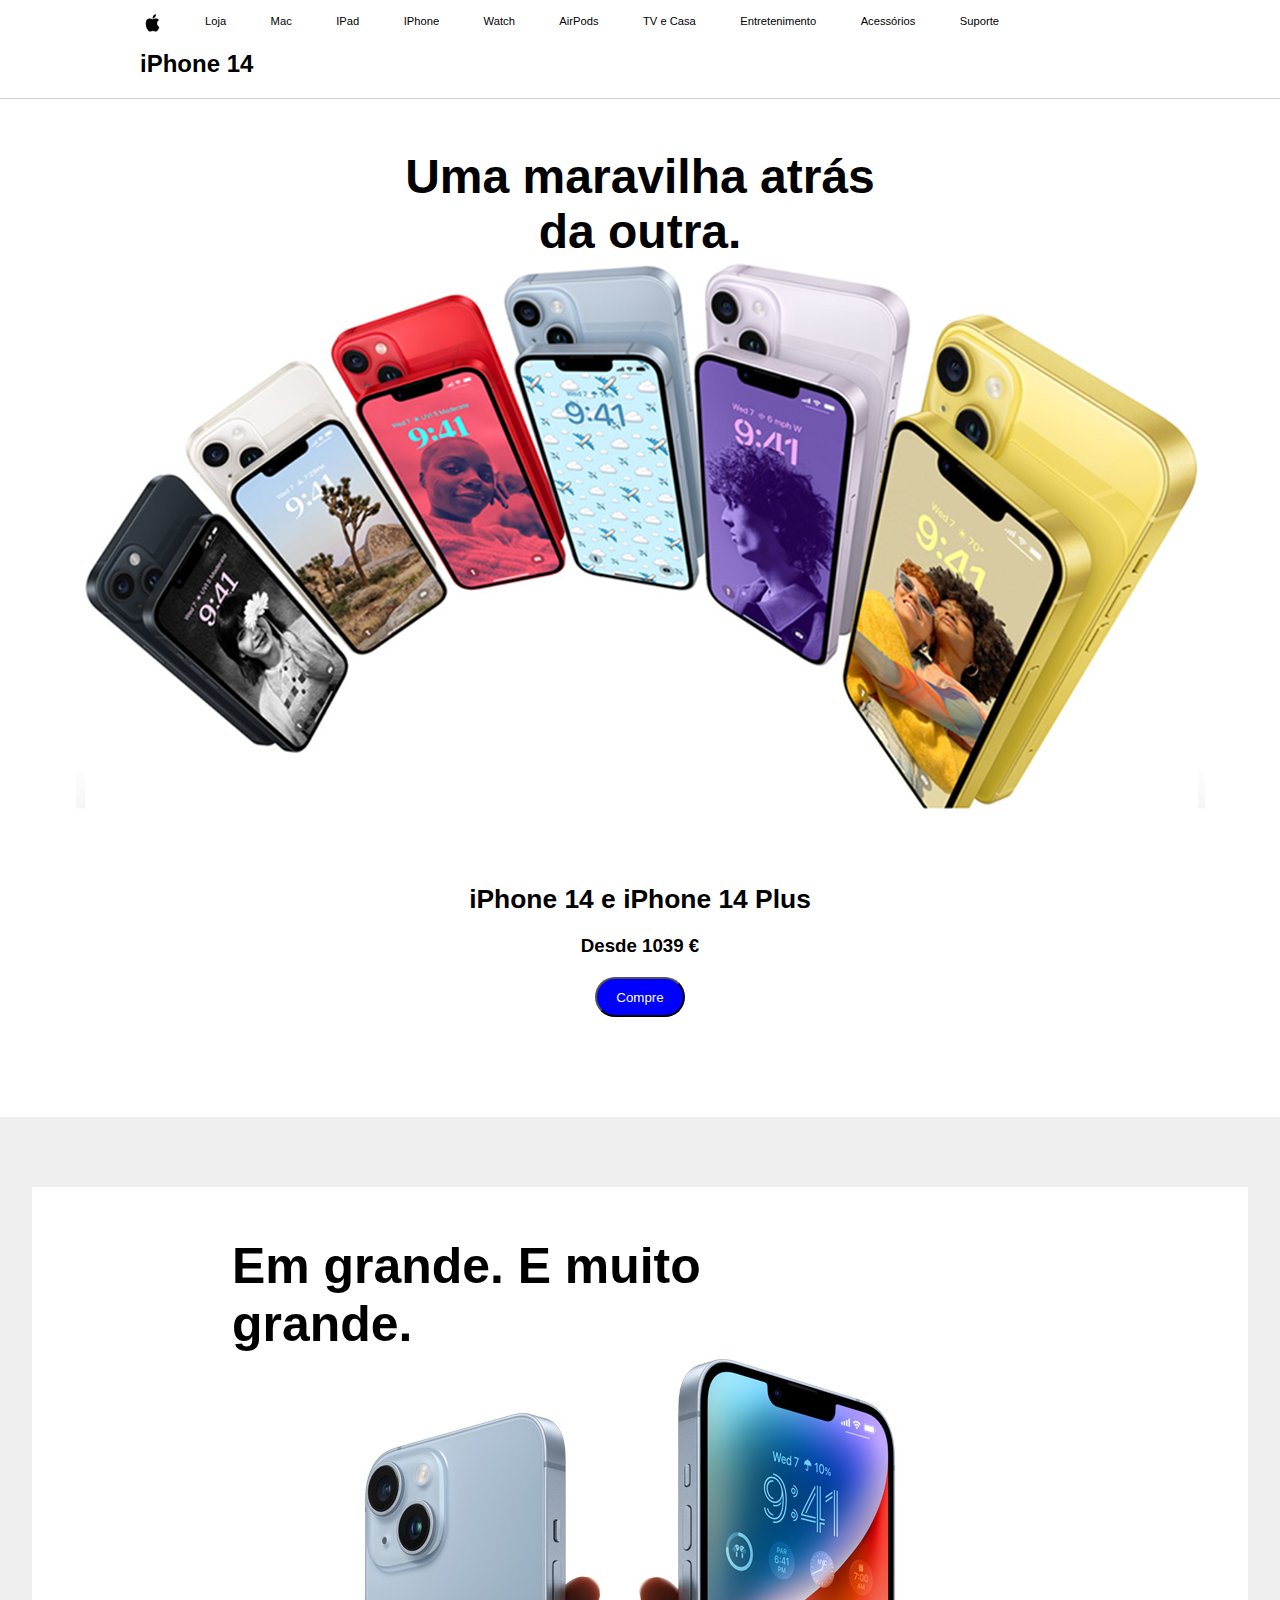
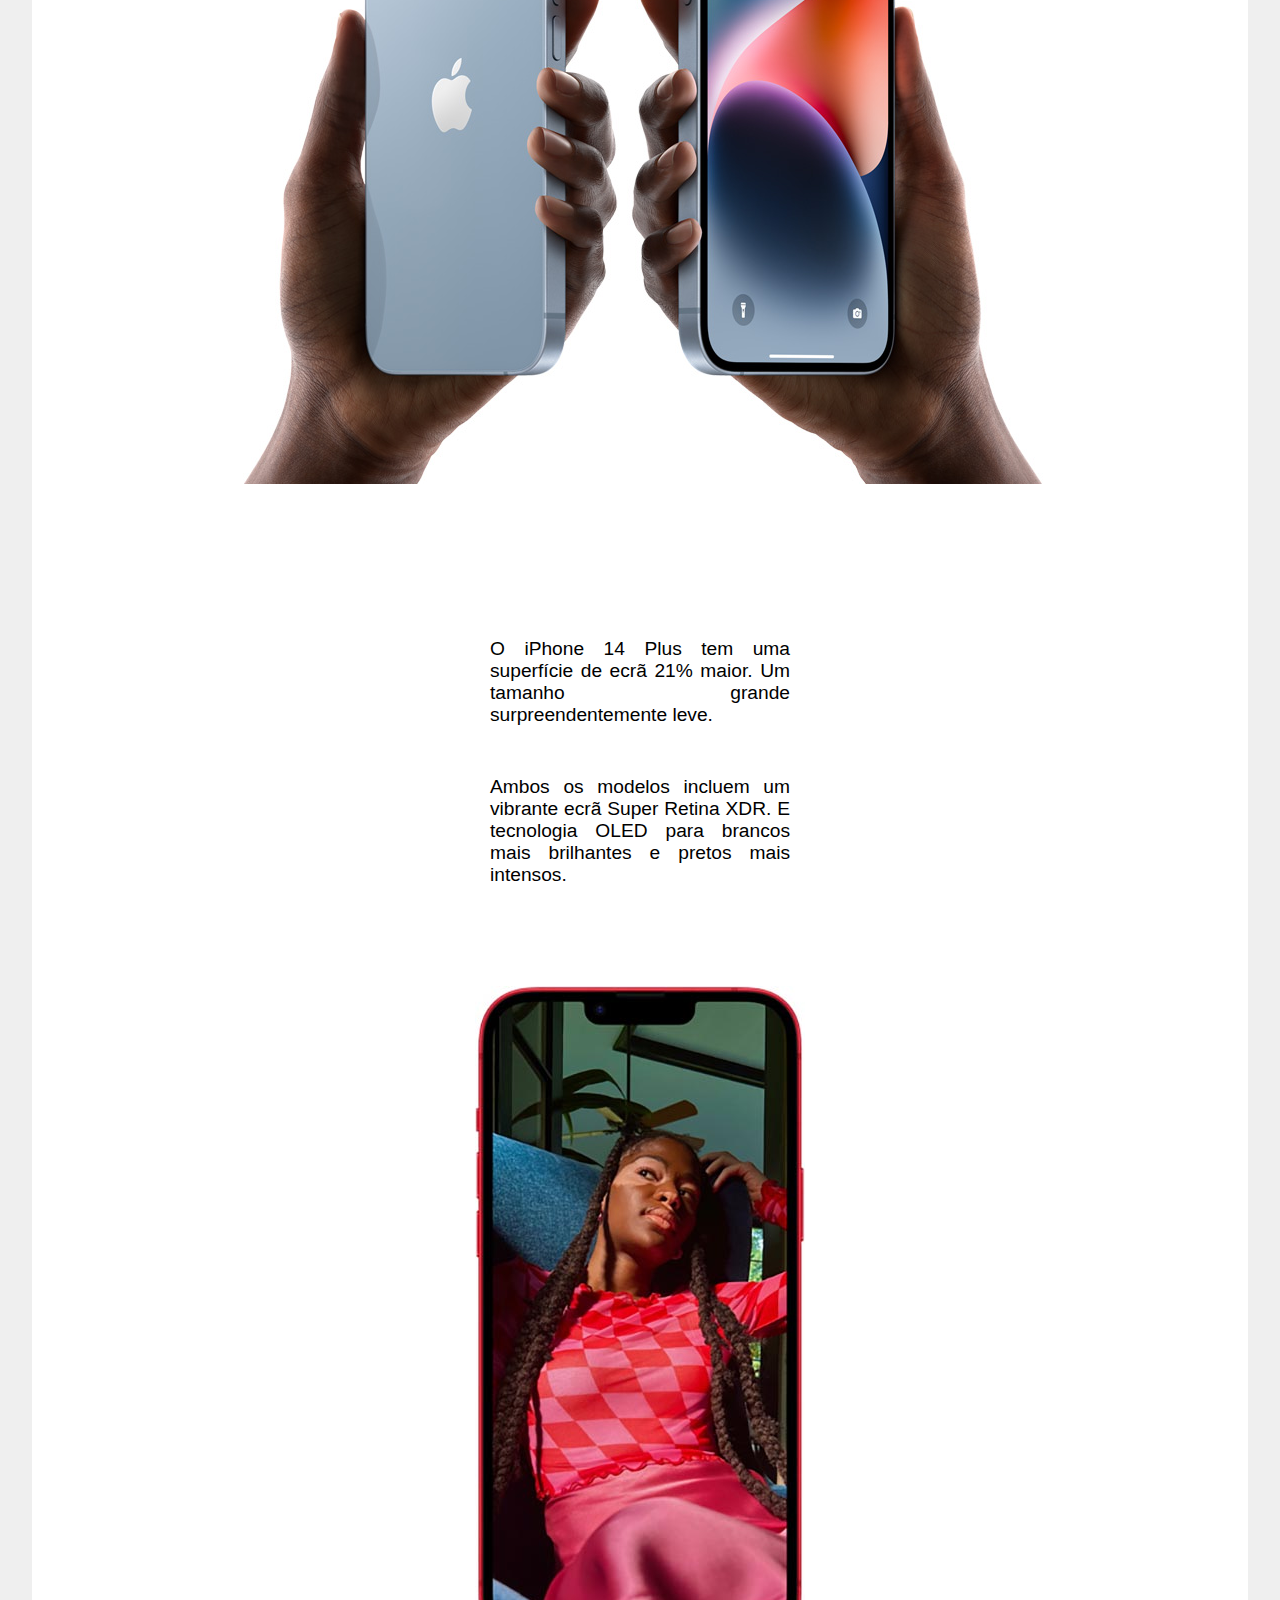
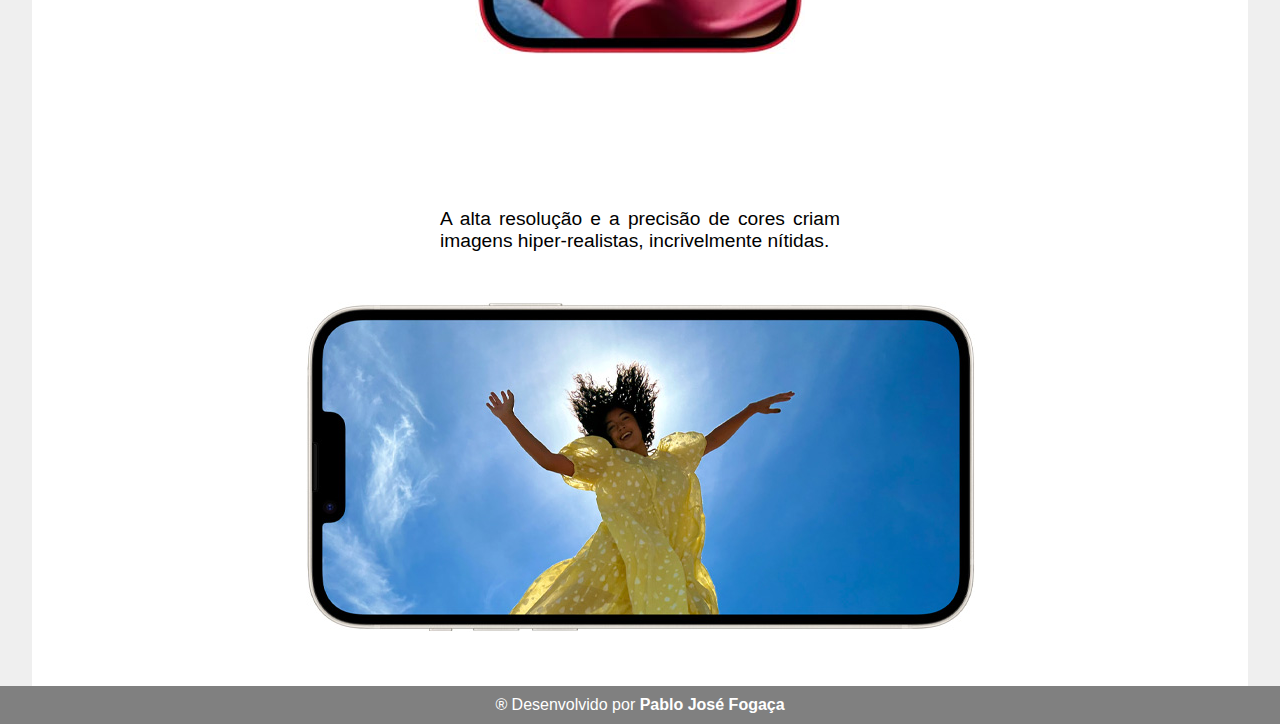
<file: index.html>
<!DOCTYPE html>
<html lang="pt-pt">
<head>
    <meta charset="UTF-8">
    <meta http-equiv="X-UA-Compatible" content="IE=edge">
    <meta name="viewport" content="width=device-width, initial-scale=1.0">
    <title>Iphone 14</title>
    <link rel="shortcut icon" href="imagens/favicon.png" type="image/png">
    <link rel="stylesheet" href="style.css">
    <link rel="stylesheet" href="mediaqueries.css">
    <link rel="stylesheet" href="https://fonts.googleapis.com/css2?family=Material+Symbols+Outlined:opsz,wght,FILL,GRAD@20..48,100..700,0..1,-50..200" />

</head>
<body>
    <header>
        

        <nav id="principal">
            <nav id="global">
                <img src="imagens/apple.jpeg" alt="Apple">
                <Ul>
                    <li>
                        <a href="#">Loja</a>
                    </li>
                    <li>
                        <a href="#">Mac</a>
                    </li>
                    <li>
                        <a href="#">IPad</a>
                    </li>
                    <li>
                        <a href="#">IPhone</a>
                    </li>
                    <li>
                        <a href="#">Watch</a>
                    </li>
                    <li>
                        <a href="#">AirPods</a>
                    </li>
                    <li>
                        <a href="#">TV e Casa</a>
                    </li>
                    <li>
                        <a href="#">Entretenimento</a>
                    </li>
                    <li>
                        <a href="#">Acessórios</a>
                    </li>
                    <li>
                        <a href="#">Suporte</a>
                    </li>
                </Ul>
                <div class="burger">
                    <span class="material-symbols-outlined">
                        menu
                        </span>
                </div>
            </nav>
            
                <div class="mom">
                    <div class="name">
                        <h2>iPhone 14</h2>
                    </div>
                </div>
   
    </header>

    <main>
        <div id="element">
                <div class="description">
                    <h1>Uma maravilha atrás <br>
                        da outra.</h1>
                </div>
            <div class="iphones">
                <picture>
                    <img src="imagens/img1 g.png" alt="img1">
                </picture>
            </div>
            <div id="modelsandbuy">
                <div class="models">
                    <h2>iPhone 14 e iPhone 14 Plus</h2>
                </div>
                <div class="price">
                    <h3>Desde 1039 €</h3>
                </div>
                <div id="buy">
                    <a href="index.html"><button>Compre</button></a>
                </div>
            </div>
        </div>
        </div>

        <div id="tools">
            <h2>Em grande. E muito <br> grande.</h2>
        </div>
            <div id="hands">
                <img src="imagens/img2 g.jpg" alt="img2"> <br>
        <div id="pr">
                <div class="pr1">
                    <p>O iPhone 14 Plus tem uma superfície de ecrã 21% maior. Um tamanho grande surpreendentemente leve.</p>
                </div>
                <div class="pr2">
                    <p>Ambos os modelos incluem um vibrante ecrã Super Retina XDR. E tecnologia OLED para brancos mais brilhantes e pretos mais intensos.</p>
                </div>
        </div>
            <div id="girl">
                <img src="imagens/img3 g.jpg" alt="img3">
            </div>
            <div class="sleep">
                <p>A alta resolução e a precisão de cores
                    criam imagens hiper-realistas, incrivelmente nítidas.</p>
            </div>
            <div class="final">
                <picture>
                    <img src="imagens/img4 g.jpg" alt="img4">
                </picture>
            </div>
        </div>
    </main>

    <footer>
        <p>&reg; Desenvolvido por <strong>Pablo José Fogaça</strong></p>
    </footer>
</body>
</html>
</file>
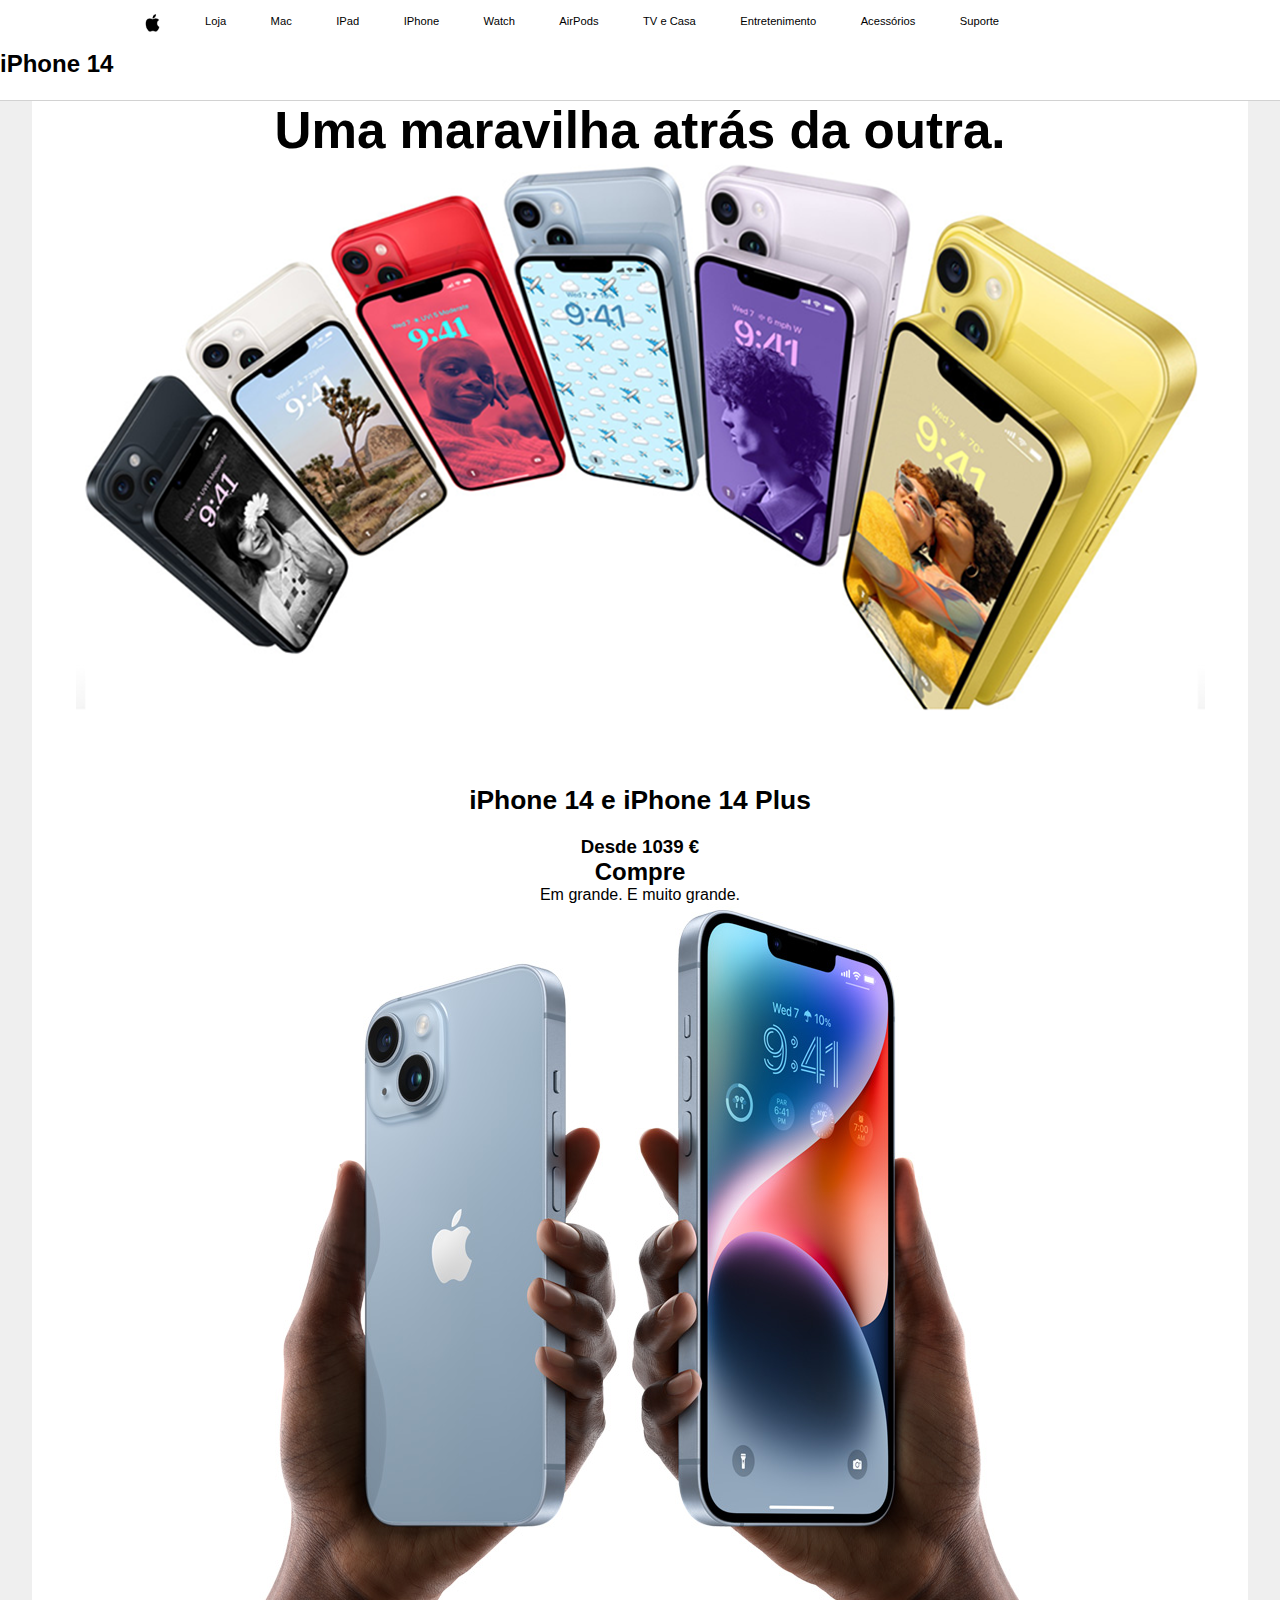
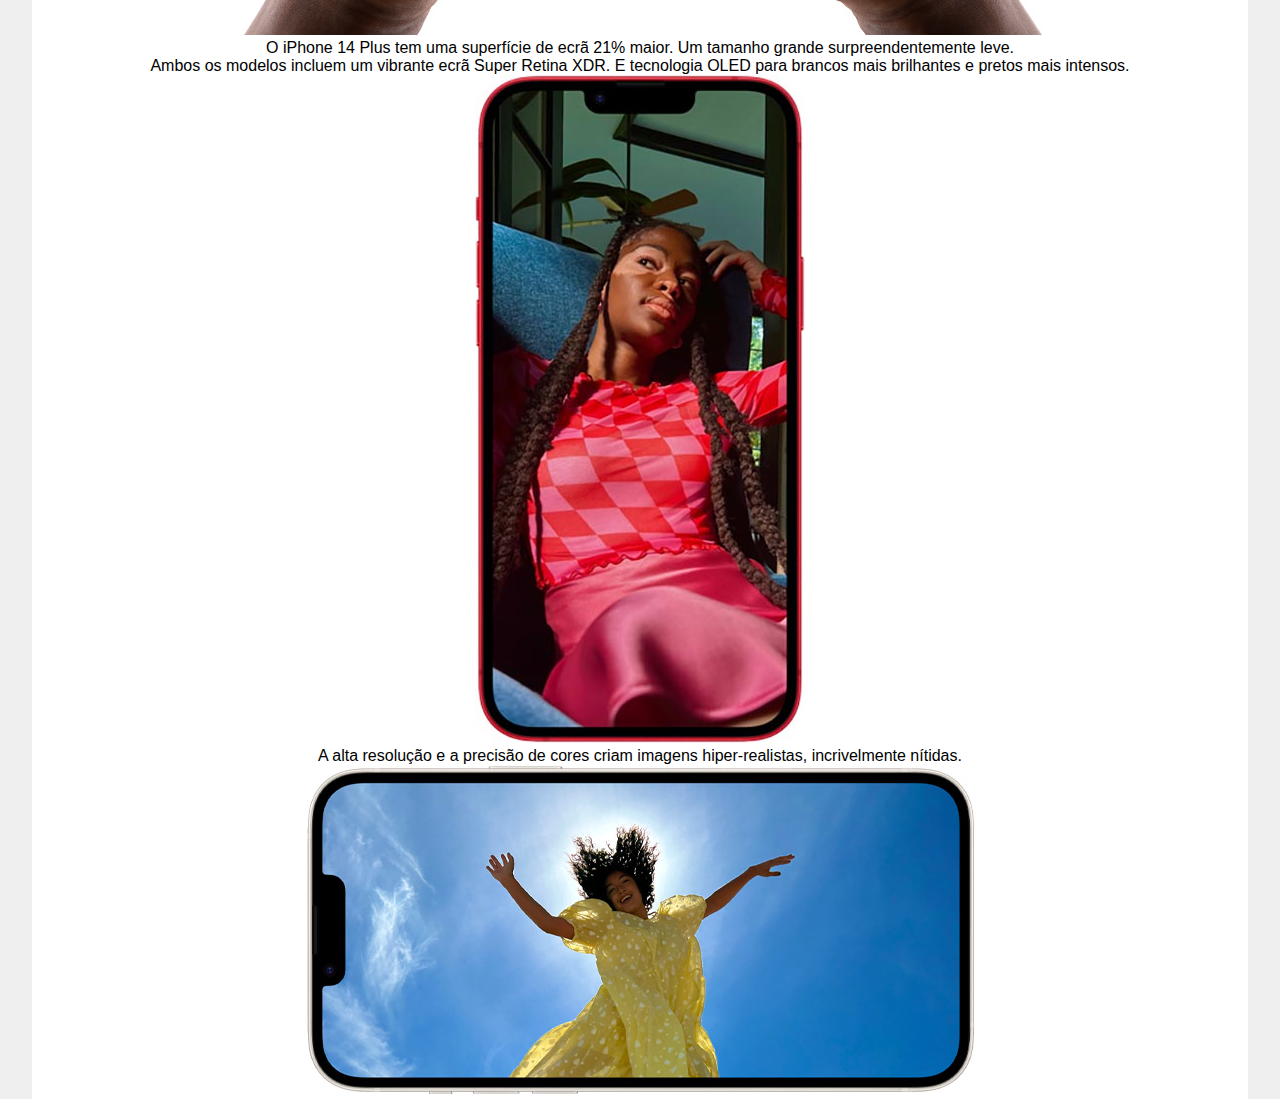
<file: Iphone14.html>
<!DOCTYPE html>
<html lang="pt-pt">
<head>
    <meta charset="UTF-8">
    <meta http-equiv="X-UA-Compatible" content="IE=edge">
    <meta name="viewport" content="width=device-width, initial-scale=1.0">
    <title>Iphone 14</title>
    <link rel="stylesheet" href="style.css">
</head>
<body>
    <header>
        

        <nav id="global">
            <img src="imagens/apple.jpeg" alt="Apple">

            <Ul>
                <li>
                    <a href="#">Loja</a>
                </li>
                <li>
                    <a href="#">Mac</a>
                </li>
                <li>
                    <a href="#">IPad</a>
                </li>
                <li>
                    <a href="#">IPhone</a>
                </li>
                <li>
                    <a href="#">Watch</a>
                </li>
                <li>
                    <a href="#">AirPods</a>
                </li>
                <li>
                    <a href="#">TV e Casa</a>
                </li>
                <li>
                    <a href="#">Entretenimento</a>
                </li>
                <li>
                    <a href="#">Acessórios</a>
                </li>
                <li>
                    <a href="#">Suporte</a>
                </li>
            </Ul>
        </nav>
        <nav id="product">
            <div class="name">
                <h2>iPhone 14</h2>
            </div>
        </nav>
    </header>
    <main>
        <div class="description">
            <h1>Uma maravilha atrás
                da outra.</h1>
        </div>
        <div class="iphones">
            <picture>
                <img src="imagens/img1 g.png" alt="img1">
            </picture>
        </div>
        <div class="models">
            <h2>iPhone 14 e iPhone 14 Plus</h2>
        </div>
        <div class="price">
            <h3>Desde 1039 €</h3>
        </div>
        <div class="buy">
            <h2>Compre</h2>
        </div>

        <div>Em grande. E muito grande.</div>
        <div>
            <img src="imagens/img2 g.jpg" alt="img2">
        </div>

        <div>
            <p>O iPhone 14 Plus tem uma superfície de ecrã 21% maior. Um tamanho grande surpreendentemente leve.</p>
        </div>
        <div>
            <p>Ambos os modelos incluem um vibrante ecrã Super Retina XDR. E tecnologia OLED para brancos mais brilhantes e pretos mais intensos.</p>
        </div>
        <div>
            <img src="imagens/img3 g.jpg" alt="img3">
        </div>
        <div>
            <p>A alta resolução e a precisão de cores
                criam imagens hiper-realistas, incrivelmente nítidas.</p>
        </div>
        <div>
            <picture>
                <source media="(max-width: 600px)" srcset="imagens/img4 p.png">
                <source media="(max-width: 840px)" srcset="imagens/img4 m.jpg">
                <img src="imagens/img4 g.jpg" alt="img4">
            </picture>
        </div>
    </main>
</body>
</html>
</file>
<file: style.css>
*{
    padding: 0;
    margin: 0;
    text-decoration: none;
    font-family: Verdana, Geneva, Tahoma, sans-serif;
    max-width: 100%;
}

@font-face {
    font-family:'apple';
    src: url(fonts/SF-Pro-Text-Medium.otf) format(opentype);
}

body {
    background-color: gray;
    justify-content: space-around;
    padding: 0px;
    width: 100%;
}

header {
    border-bottom: 0.5px solid rgba(95, 95, 95, 0.284);
    width: 100%;
    box-shadow: 0px 1px     rgba(0, 0, 0, 0.079);
    background-color: white;
}

header nav.principal {
    width: 100;
}

header nav#global{
    display: flex;
    height: 50px;
    width: 1000px;
    margin: 0 auto;
    
}

nav#global img {
    width: 25px;
    height: 18px;
    padding-top: 14px;
}

header li{
    justify-content: space-around;
    display: inline-block;
    text-align: center;
    padding-left: 40px;
    padding-top: 15px;
    font-family: verdana, Helvetica, sans-serif;
    font-size: 0.7em;
    color: black;
}

header li {
    max-width: 800px;
}



header a{
    color: black;
}

header a:hover {
    color: blue;
    text-decoration: underline;
}

div.burger {
    padding: 10px;
    padding-left: 20px;
    display: none;
}

header nav#product {
    justify-content: space-around;
    width: 1000px;
    height: 50px;
}

div#menu {
    display: block;
    width: 200px;
    height: 500px;
    font-size: 2em;
    background-color: rgb(206, 206, 206);
}

main {
    background-color: rgb(239, 239, 239);
}

main div{
    background-color: white;
    width: 95%;
    text-align: center;
    margin: auto;
    min-width: 300px;
    max-width: 100%;
}

div#element {
    background-color: white;
    width: 100%;
    margin-bottom: 70px;
}

div.mom {
    width: 1000px;
    margin: auto;
    padding-bottom: 20px;
}

div#name {
    display: flex;
    height: 50px;
    width: 1000px;
    margin: auto;
}

div

div.description {
    font-size: 1.5em;
    padding-top: 50px;
}

div.description {
    background-color: white;
    font-size: 1.6em;
}

div.models {
    font-size: 1.1em;
    padding-top: 50px;
}

div.price {
    font-size: 1em;
    padding-top: 20px;
}

div#buy {
    padding-top: 20px;
    padding-bottom: 100px;
}

div#buy button {
    width: 90px;
    height: 40px;
    border-radius: 30px;
    background-color: blue;
    color: white;
}

div#tools {
    text-align: left;
    font-size: 2.6vw;
    width: 95%;
    margin: auto;
    font-weight: normal;
}

div#tools h2 {
    padding-top: 50px;
    padding-left: 200px;
}

div#pr {
    display: block;
    width: 250px;
    text-align: justify;
    margin-bottom: 100px;
    margin-top: 150px;
    font-size: 1.2em;
    

}

div.pr1{
    margin-bottom: 50px;
    text-align: justify;
}

div.pr2{
    text-align: justify;
}

div#girl {
    text-align: center;
}

div.sleep {
    margin-top: 150px;
    margin-bottom: 50px;
    font-size: 1.2em;
    max-width: 400px;
}

div.sleep p{
    text-align: justify;
}

div.final {
    padding-bottom: 50px;
}

footer {
    text-align: center;
    color: white;
    background-color: gray;
    padding: 10px 0px;
}
</file>
<file: mediaqueries.css>
@charset "UTF-8";

@media screen and (max-width: 900px) {
    header a {
        display: none;
    }
}

@media screen and (max-width: 900px){
    div.name {
        text-align: center;
        }
}

@media screen and (max-width: 900px){
    div.burger {
        display: block;
    }
}
</file>
